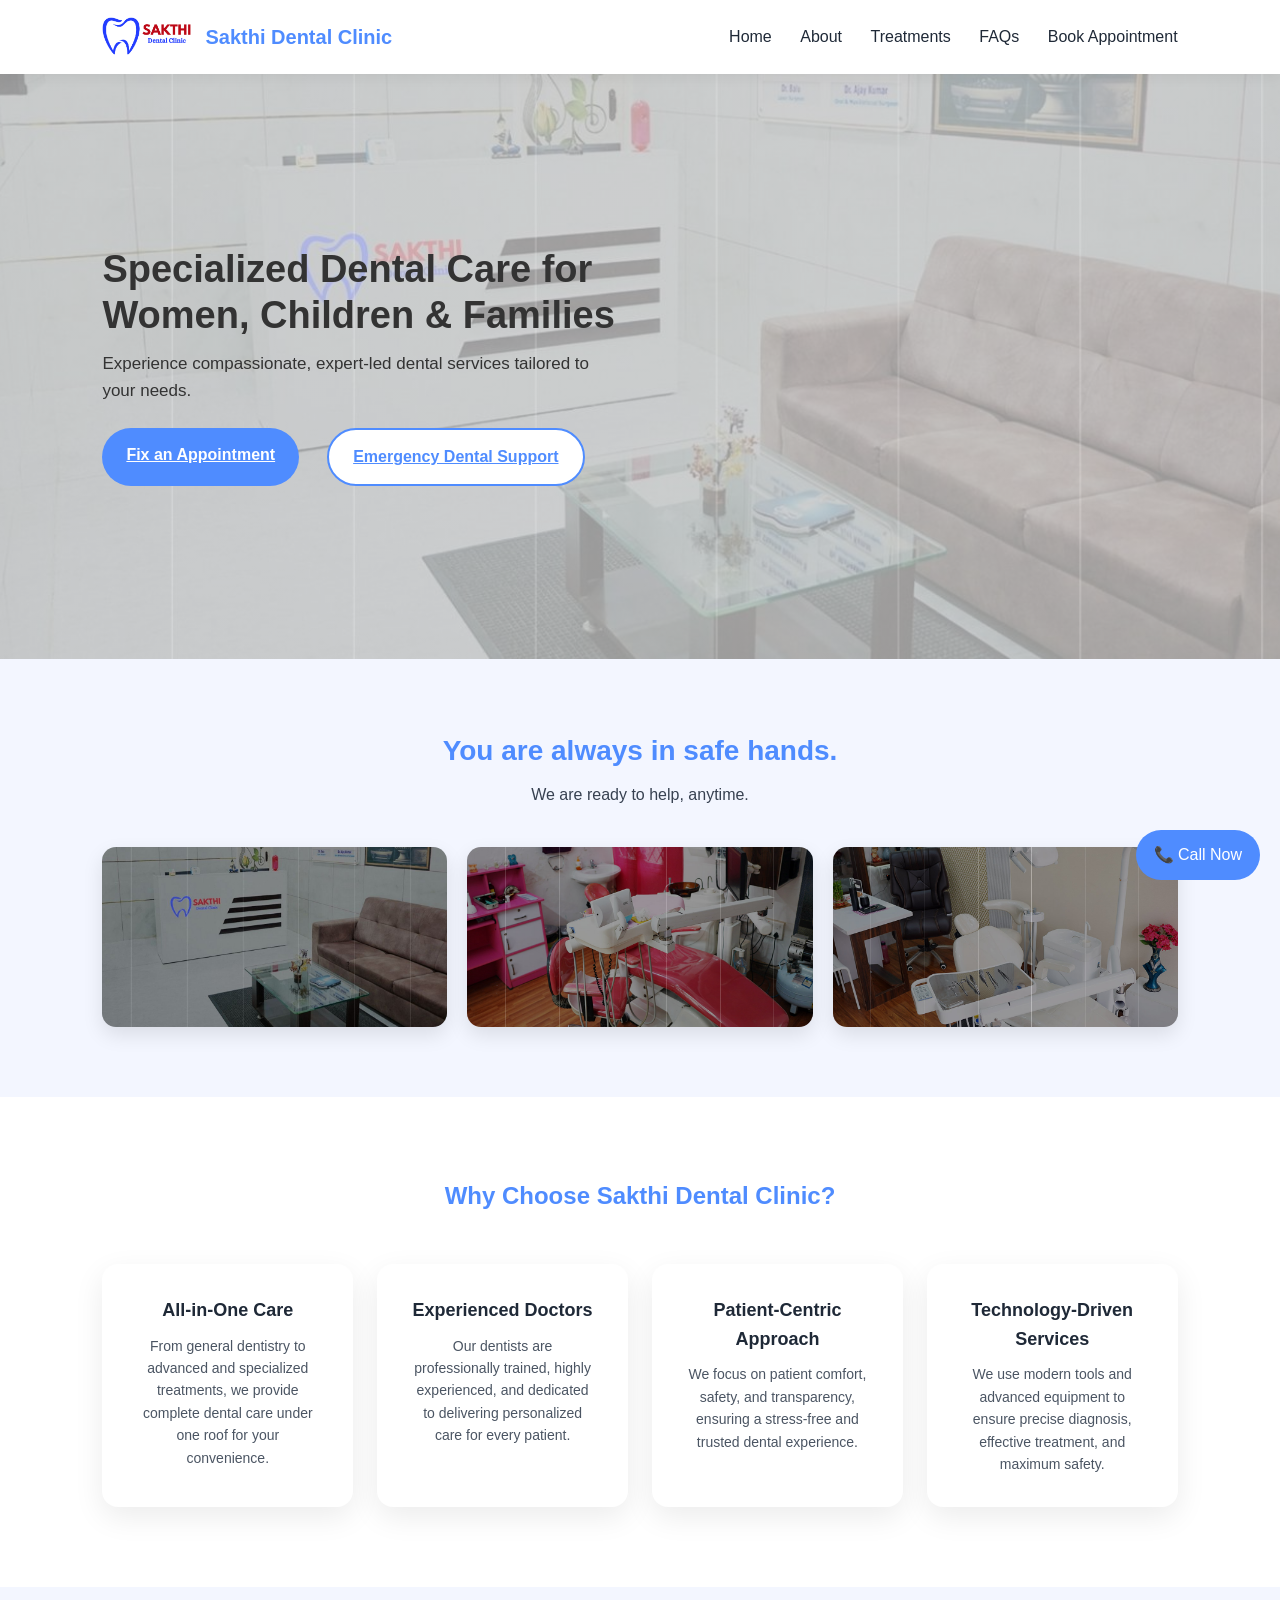
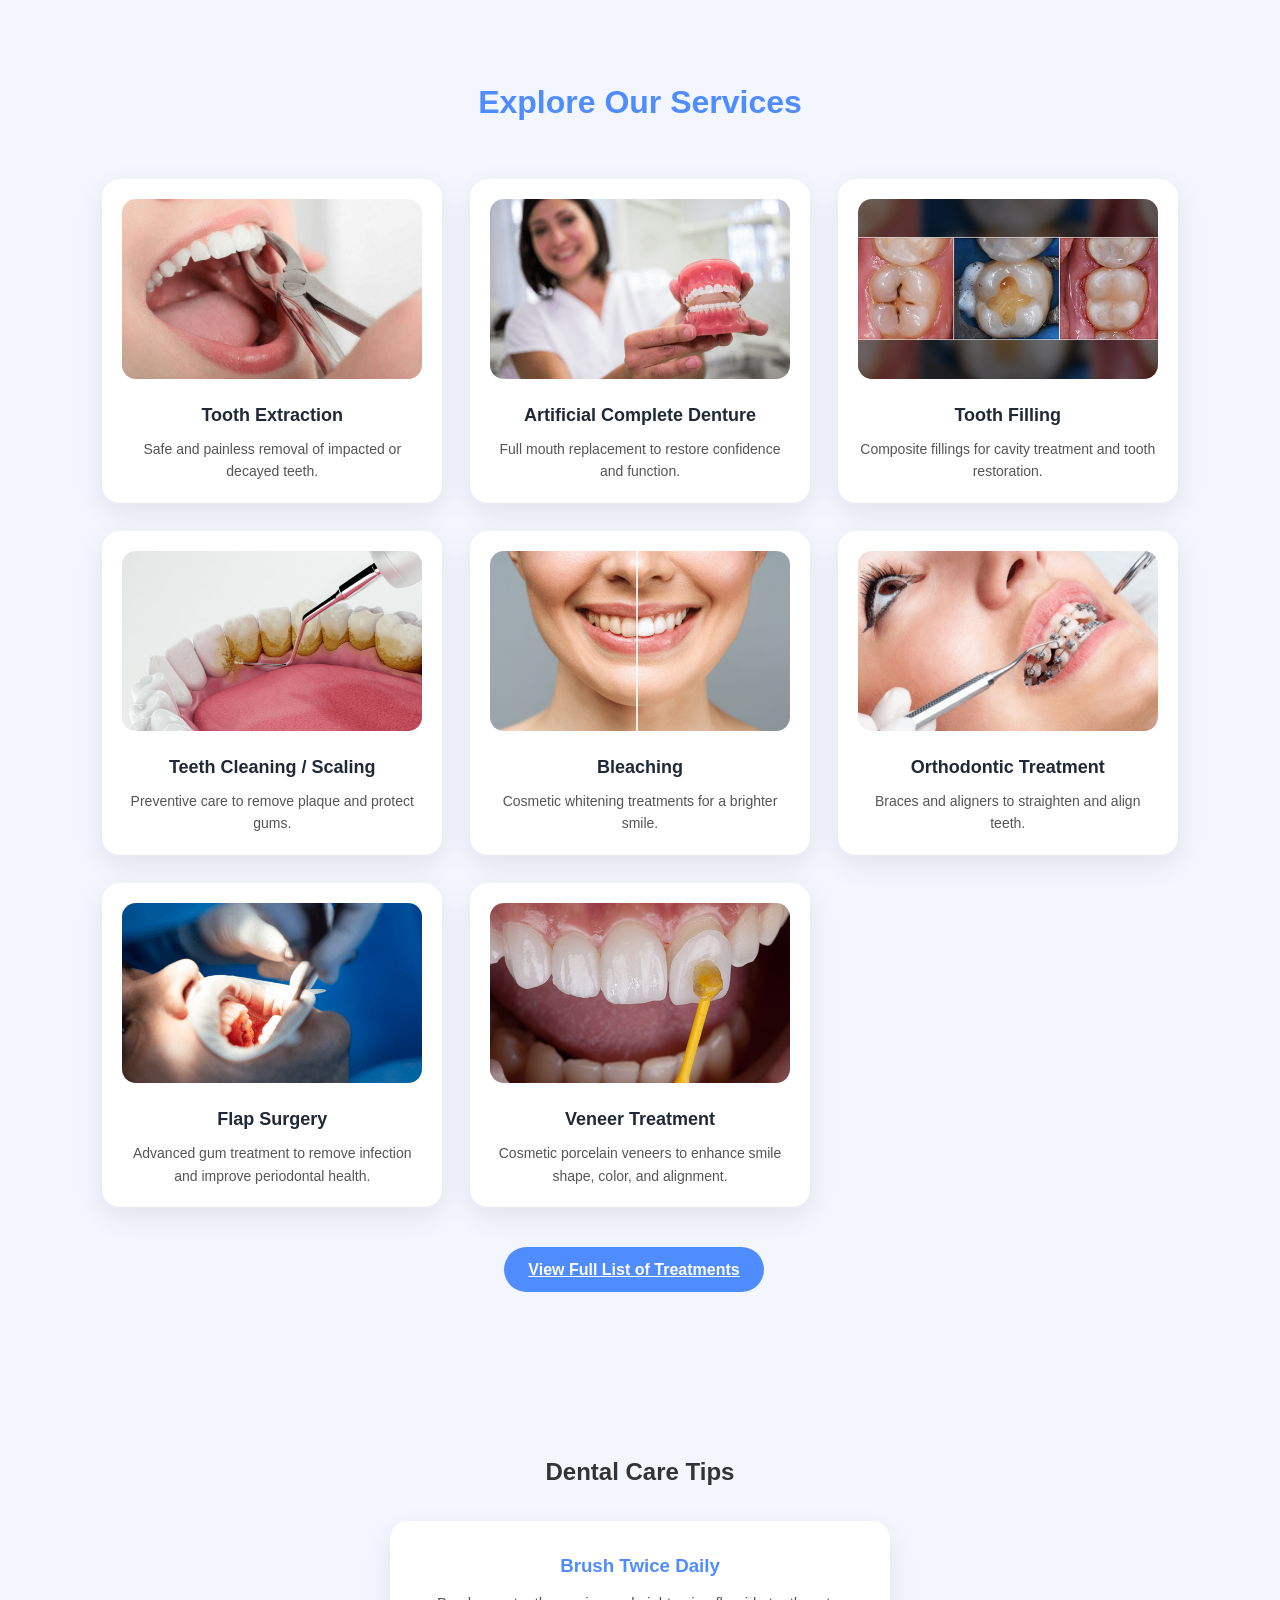
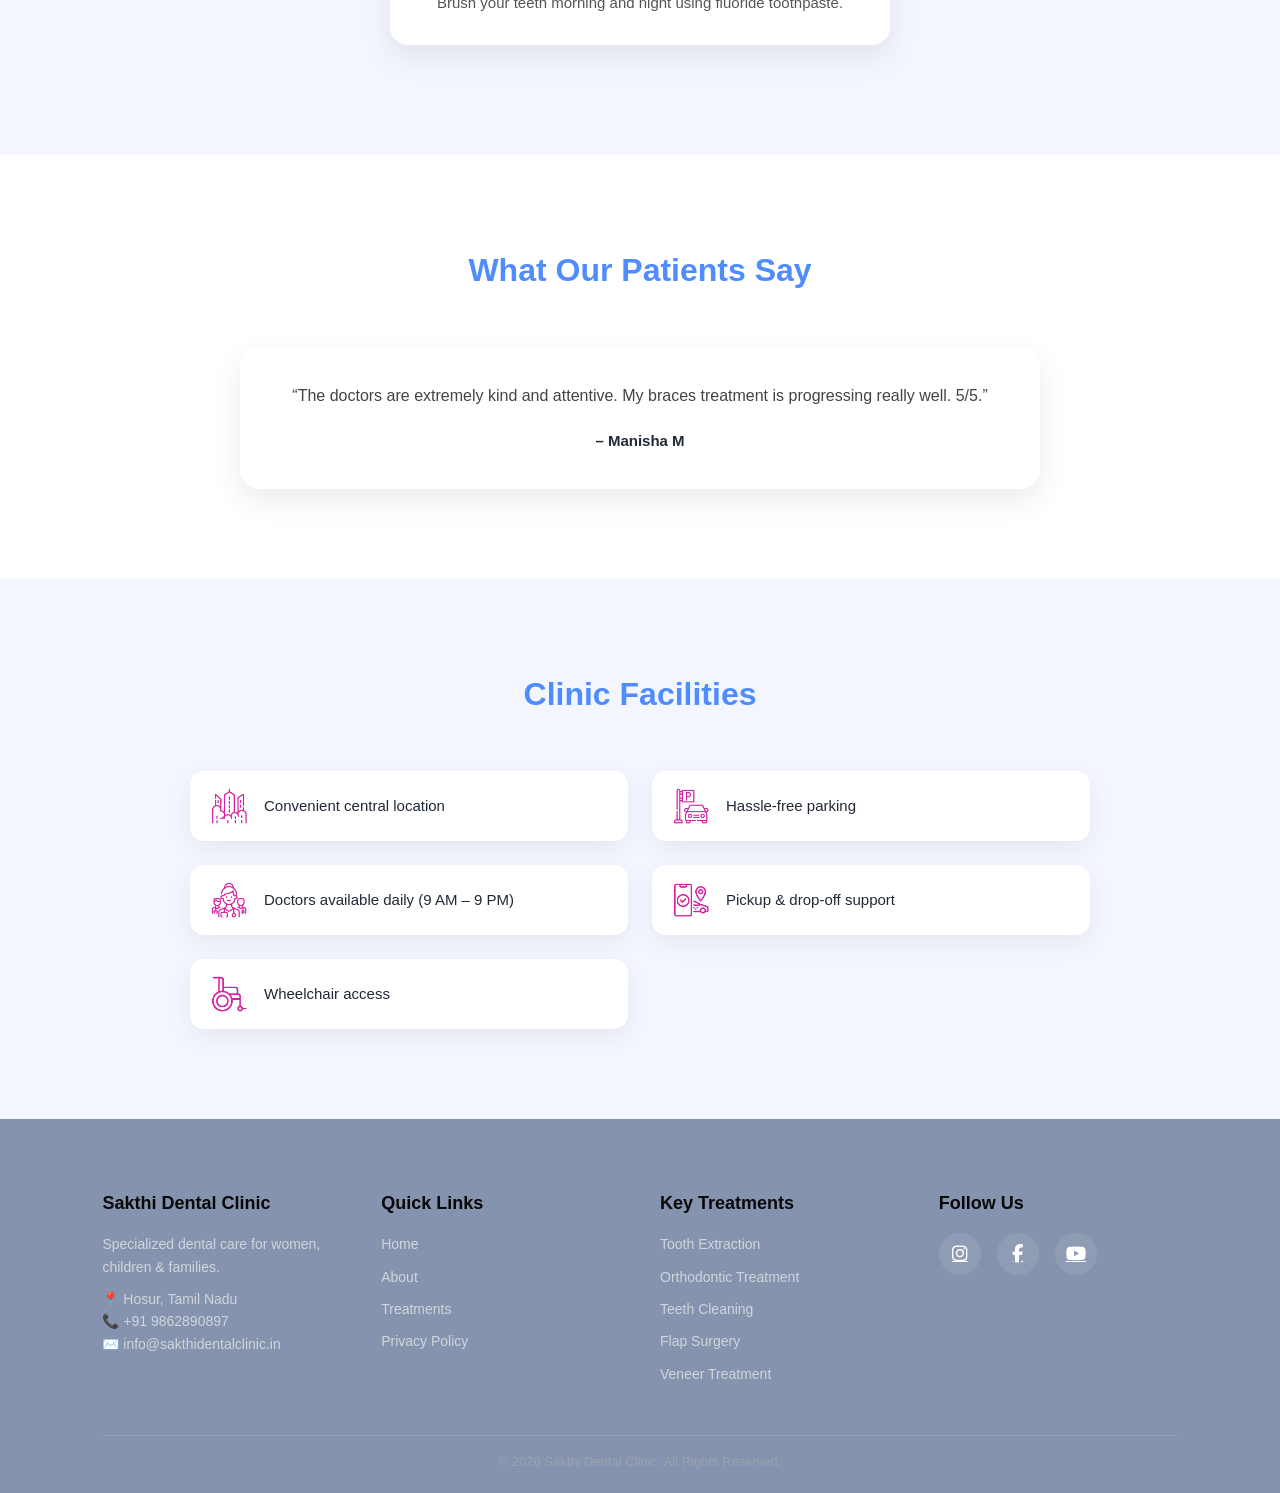
<file: index.html>
<!DOCTYPE html>
<html lang="en">
<head>
  <meta charset="UTF-8">
  <title>Sakthi Dental Clinic | Hosur</title>
  <meta name="viewport" content="width=device-width, initial-scale=1.0">
  <link rel="stylesheet" href="css/style.css">
  <link
  rel="stylesheet"
  href="https://cdnjs.cloudflare.com/ajax/libs/font-awesome/6.5.1/css/all.min.css"
/>
</head>
<body>

  <header class="header">
<a href="index.html" class="logo">
<img src="clinic/logo.png" alt="Sakthi Dental Clinic Logo">
<span>Sakthi Dental Clinic</span>
</a>
<nav class="nav">
<a href="index.html">Home</a>
<a href="about.html">About</a>
<a href="treatments.html">Treatments</a>
<a href="faq.html">FAQs</a>
<a href="contact.html" class="nav-btn">Book Appointment</a>
</nav>
</header>

<!-- Hero Section -->
<section class="hero">
  <div class="hero-content">
    <h1>Specialized Dental Care for Women, Children & Families</h1>
    <p>Experience compassionate, expert-led dental services tailored to your needs.</p>
    <div class="hero-buttons">
  <!-- Fix Appointment -->
  <a href="contact.html" class="btn-primary">
    Fix an Appointment
  </a>

  <!-- Emergency Support -->
  <a href="tel:+919862890897" class="btn-secondary">
    Emergency Dental Support
  </a>
</div>
  </div>
</section>

<!-- Assurance Banner -->
<section class="assurance">
  <div class="assurance-content">
    <h2>You are always in safe hands.</h2>
    <p>We are ready to help, anytime.</p>
  </div>

  <div class="assurance-banners">
    <img src="hero/hero-bg.jpg" alt="A warm and welcoming first impression">
    <img src="clinic/clinic-1.jpg" alt="Advanced technology for safe and effective care">
    <img src="clinic/clinic-2.jpg" alt="Personalized care in a modern clinical environment">
  </div>
</section>

<!-- Why Choose Us -->
<section class="why-us">
  <h2>Why Choose Sakthi Dental Clinic?</h2>

  <div class="why-grid">

    <div class="card">
      <h3>All-in-One Care</h3>
      <p>
        From general dentistry to advanced and specialized treatments,
        we provide complete dental care under one roof for your convenience.
      </p>
    </div>

    <div class="card">
      <h3>Experienced Doctors</h3>
      <p>
        Our dentists are professionally trained, highly experienced,
        and dedicated to delivering personalized care for every patient.
      </p>
    </div>

    <div class="card">
      <h3>Patient-Centric Approach</h3>
      <p>
        We focus on patient comfort, safety, and transparency,
        ensuring a stress-free and trusted dental experience.
      </p>
    </div>

    <div class="card">
      <h3>Technology-Driven Services</h3>
      <p>
        We use modern tools and advanced equipment to ensure
        precise diagnosis, effective treatment, and maximum safety.
      </p>
    </div>

  </div>
</section>

<!-- Core Treatments -->
<section class="core-treatments">
  <h2 class="section-title">Explore Our Services</h2>

  <div class="treatment-grid">

    <div class="treatment-card">
      <img src="treatments/Teeth Extraction.png" alt="Tooth Extraction">
      <h4>Tooth Extraction</h4>
      <p>Safe and painless removal of impacted or decayed teeth.</p>
    </div>

    <div class="treatment-card">
      <img src="treatments/Artificial Complete Denture.png" alt="Artificial Complete Denture">
      <h4>Artificial Complete Denture</h4>
      <p>Full mouth replacement to restore confidence and function.</p>
    </div>

    <div class="treatment-card">
      <img src="treatments/Tooth-Filling.jpg" alt="Tooth Filling">
      <h4>Tooth Filling</h4>
      <p>Composite fillings for cavity treatment and tooth restoration.</p>
    </div>

    <div class="treatment-card">
      <img src="treatments/Teeth Cleaning.png" alt="Teeth Cleaning">
      <h4>Teeth Cleaning / Scaling</h4>
      <p>Preventive care to remove plaque and protect gums.</p>
    </div>

    <div class="treatment-card">
      <img src="treatments/Bleaching.png" alt="Bleaching">
      <h4>Bleaching</h4>
      <p>Cosmetic whitening treatments for a brighter smile.</p>
    </div>

    <div class="treatment-card">
      <img src="treatments/Orthodonic-Treatment.png" alt="Orthodontic Treatment">
      <h4>Orthodontic Treatment</h4>
      <p>Braces and aligners to straighten and align teeth.</p>
    </div>
<div class="treatment-card">
  <img src="treatments/Flap-surgery.png" alt="Flap Surgery">
  <h4>Flap Surgery</h4>
  <p>Advanced gum treatment to remove infection and improve periodontal health.</p>
</div>

<div class="treatment-card">
  <img src="treatments/Veneer Treatment.jpg" alt="Veneer Treatment">
  <h4>Veneer Treatment</h4>
  <p>Cosmetic porcelain veneers to enhance smile shape, color, and alignment.</p>
</div>
  </div>

  <div class="treatment-cta">
    <a href="treatments.html" class="btn-primary">
      View Full List of Treatments
    </a>
  </div>
</section>

    <section class="dental-tips">
  <h2>Dental Care Tips</h2>
  <div id="tips-container">
  </div>
</section>

<!-- Testimonials -->
<section class="testimonials">
  <h2 class="section-title">What Our Patients Say</h2>

  <div class="testimonial-slider">

    <div class="testimonial-card active">
      <p class="testimonial-text">
        “The doctors are extremely kind and attentive. My braces treatment is progressing
        really well. 5/5.”
      </p>
      <h4 class="testimonial-name">– Manisha M</h4>
    </div>

    <div class="testimonial-card">
      <p class="testimonial-text">
        “I got my teeth cleaned and whitened here, and the results were amazing.
        The staff is so humble and professional. I’ve recommended Sakthi Dental Clinic
        to my entire family.”
      </p>
      <h4 class="testimonial-name">– Mr. Arun Kumar</h4>
    </div>

    <div class="testimonial-card">
      <p class="testimonial-text">
        “Their attention to detail is outstanding. My daughter needed braces and the entire
        process from consultation to regular follow ups has been so smooth.
        Really grateful for their care.”
      </p>
      <h4 class="testimonial-name">– Mrs. Revathi S</h4>
    </div>

  </div>
</section>

    

<!-- Facilities -->
<section class="facilities">
  <h2 class="section-title">Clinic Facilities</h2>

  <div class="facilities-list">

    <div class="facility-item">
      <img src="icons/Icon-city-center.png" alt="Central Location">
      <span>Convenient central location</span>
    </div>

    <div class="facility-item">
      <img src="icons/Icon-parking.png" alt="Parking Facility">
      <span>Hassle-free parking</span>
    </div>

    <div class="facility-item">
      <img src="icons/Icon-doctors.png" alt="Doctors Available">
      <span>Doctors available daily (9 AM – 9 PM)</span>
    </div>

    <div class="facility-item">
      <img src="icons/Icon-pickup.png" alt="Pickup and Drop">
      <span>Pickup & drop-off support</span>
    </div>

    <div class="facility-item">
      <img src="icons/Icon-wheel-chair.png" alt="Wheelchair Access">
      <span>Wheelchair access</span>
    </div>

  </div>
</section>



<a href="tel:9862890897" class="call-float">📞 Call Now</a>

<footer class="footer">
  <div class="footer-container">

    <!-- Clinic Info -->
    <div class="footer-box">
      <h3>Sakthi Dental Clinic</h3>
      <p>
        Specialized dental care for women, children & families.
      </p>
      <p class="footer-contact">
        📍 Hosur, Tamil Nadu<br>
        📞 +91 9862890897<br>
        ✉️ info@sakthidentalclinic.in
      </p>
    </div>

    <!-- Quick Links -->
    <div class="footer-box">
      <h3>Quick Links</h3>
      <ul class="footer-links">
        <li><a href="index.html">Home</a></li>
        <li><a href="about.html">About</a></li>
        <li><a href="treatments.html">Treatments</a></li>
        <li><a href="privacy.html">Privacy Policy</a></li>
      </ul>
    </div>

    <!-- Key Treatments -->
    <div class="footer-box">
      <h3>Key Treatments</h3>
      <ul class="footer-links">
        <li>Tooth Extraction</li>
        <li>Orthodontic Treatment</li>
        <li>Teeth Cleaning</li>
        <li>Flap Surgery</li>
        <li>Veneer Treatment</li>
      </ul>
    </div>

    <!-- Social Media -->
    <div class="footer-box">
  <h3>Follow Us</h3>
  <div class="social-icons">
    <a href="#" aria-label="Instagram">
      <i class="fab fa-instagram"></i>
    </a>
    <a href="#" aria-label="Facebook">
      <i class="fab fa-facebook-f"></i>
    </a>
    <a href="#" aria-label="YouTube">
      <i class="fab fa-youtube"></i>
    </a>
  </div>
</div>
    </div>

  <div class="footer-bottom">
    © 2026 Sakthi Dental Clinic. All Rights Reserved.
  </div>
</footer>
  <script src="js/main.js"></script>
</body>
</html>
</file>
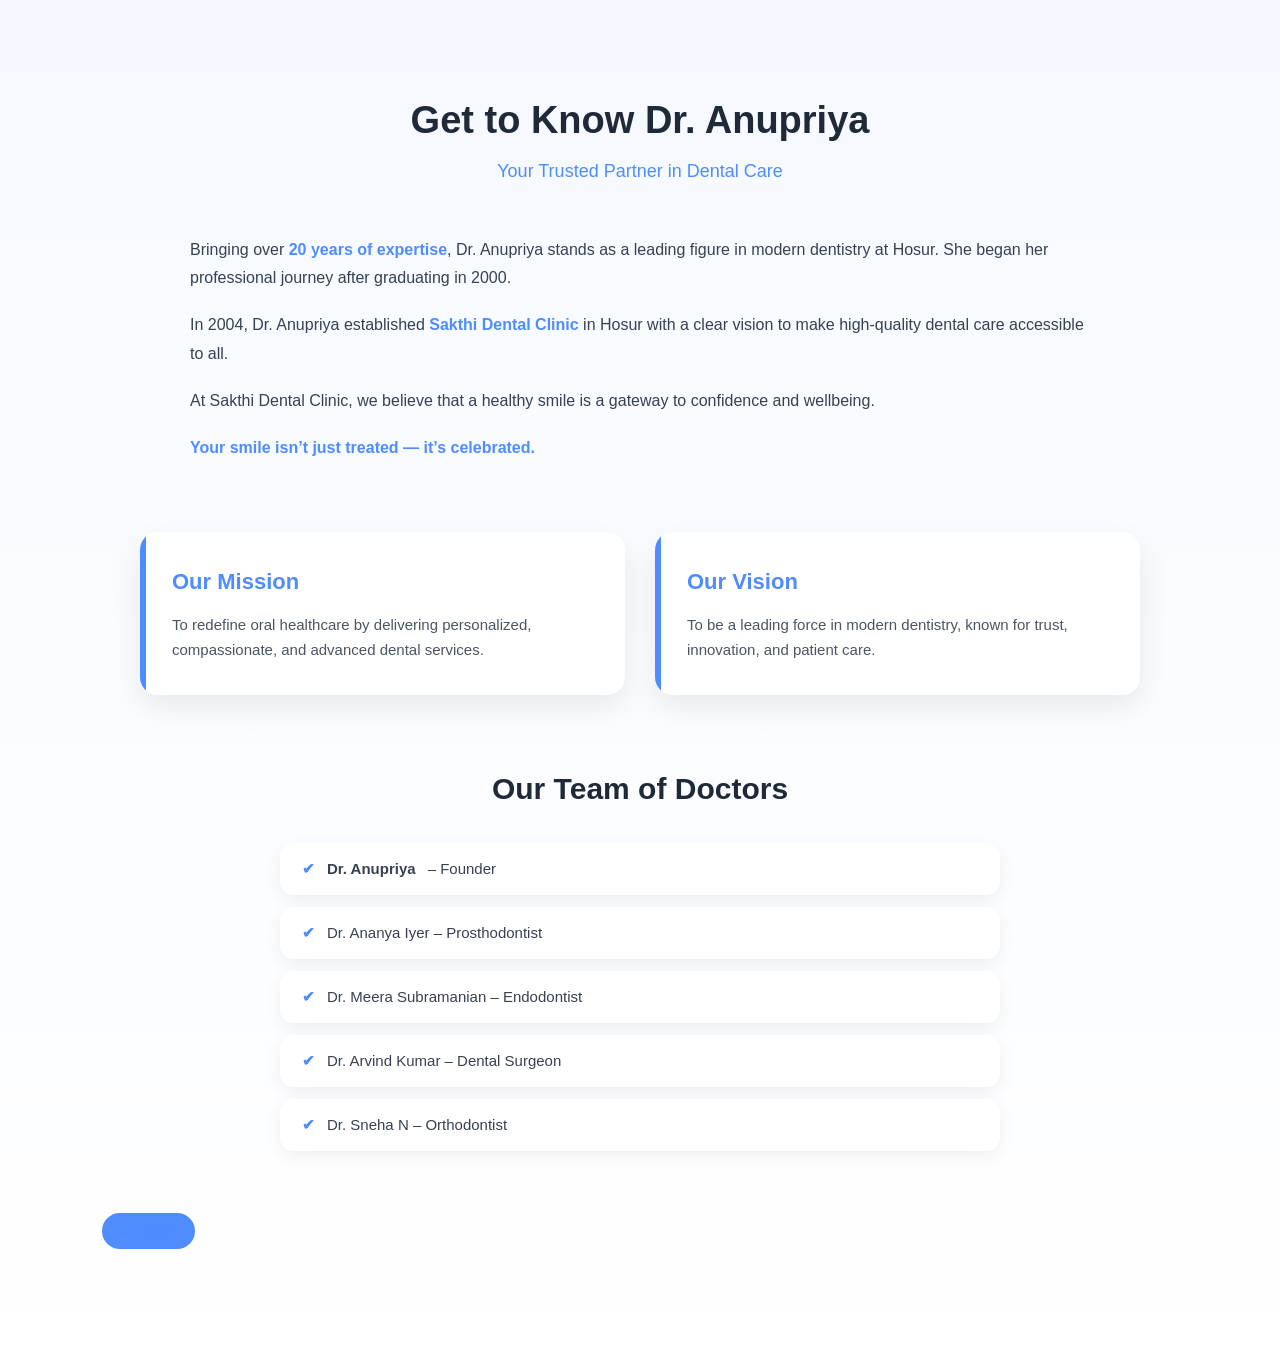
<file: about.html>
<!DOCTYPE html>
<html lang="en">
<head>
  <meta charset="UTF-8">
  <title>About Us | Sakthi Dental Clinic</title>
  <meta name="viewport" content="width=device-width, initial-scale=1.0">
  <link rel="stylesheet" href="css/style.css">
</head>

<body class="about-page-body">

  <section class="about-page">

   

    <!-- Header -->
    <div class="about-header">
      <h1>Get to Know Dr. Anupriya</h1>
      <p class="subtitle">Your Trusted Partner in Dental Care</p>
    </div>

    <!-- Content -->
    <div class="about-content">
      <p>
        Bringing over <strong>20 years of expertise</strong>, Dr. Anupriya stands as a leading figure
        in modern dentistry at Hosur. She began her professional journey after graduating in 2000.
      </p>

      <p>
        In 2004, Dr. Anupriya established <strong>Sakthi Dental Clinic</strong> in Hosur with a clear
        vision to make high-quality dental care accessible to all.
      </p>

      <p>
        At Sakthi Dental Clinic, we believe that a healthy smile is a gateway to confidence and wellbeing.
      </p>

      <p>
        <strong>Your smile isn’t just treated — it’s celebrated.</strong>
      </p>
    </div>

    <!-- Vision & Mission -->
    <div class="vision-mission">
      <div class="vm-card">
        <h2>Our Mission</h2>
        <p>
          To redefine oral healthcare by delivering personalized, compassionate, and advanced dental services.
        </p>
      </div>

      <div class="vm-card">
        <h2>Our Vision</h2>
        <p>
          To be a leading force in modern dentistry, known for trust, innovation, and patient care.
        </p>
      </div>
    </div>

    <!-- Team -->
    <div class="team-section">
      <h2>Our Team of Doctors</h2>
      <ul class="doctor-list">
        <li><strong>Dr. Anupriya</strong> – Founder</li>
        <li>Dr. Ananya Iyer – Prosthodontist</li>
        <li>Dr. Meera Subramanian – Endodontist</li>
        <li>Dr. Arvind Kumar – Dental Surgeon</li>
        <li>Dr. Sneha N – Orthodontist</li>
      </ul>
    </div>
       <!-- Back Button -->
    <div class="back-btn-wrapper">
      <button class="back-btn">← Back</button>
    </div>
  </section>

</body>
</html>
</file>
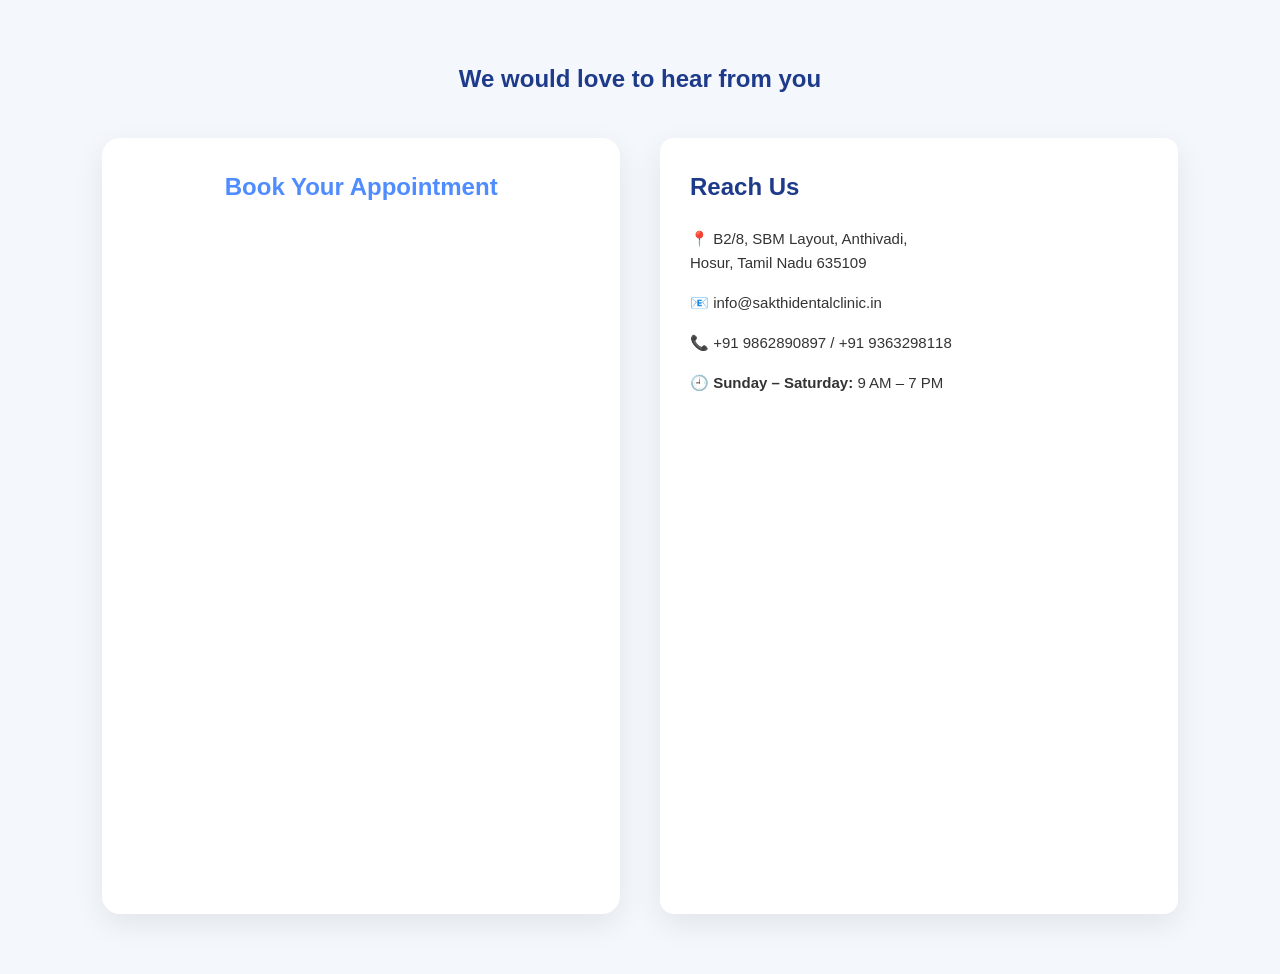
<file: contact.html>
<!DOCTYPE html>
<html lang="en">
<head>
  <meta charset="UTF-8">
  <title>About Us | Sakthi Dental Clinic</title>
  <meta name="viewport" content="width=device-width, initial-scale=1.0">
  <link rel="stylesheet" href="css/style.css">
</head>
<body>

<section class="contact-page">

  <h1>We would love to hear from you</h1>

  <div class="contact-container">

    <!-- LEFT: FORM -->
    <div class="form-wrapper">
  
  <h2 class="form-title">Book Your Appointment</h2>

  <iframe 
    src="https://forms.gle/iA2m7TRm9fjfsFMh9"
    class="google-form">
  </iframe>

</div>

    <!-- RIGHT: CONTACT INFO -->
    <div class="contact-info">
      <h2>Reach Us</h2>

      <p>📍 B2/8, SBM Layout, Anthivadi,<br>
      Hosur, Tamil Nadu 635109</p>

      <p>📧 info@sakthidentalclinic.in</p>

      <p>📞 +91 9862890897 / +91 9363298118</p>

      <p><strong>🕘 Sunday – Saturday:</strong> 9 AM – 7 PM</p>
    </div>

  </div>
</section>

<script src="js/main.js"></script>

</body>
</html>
</file>
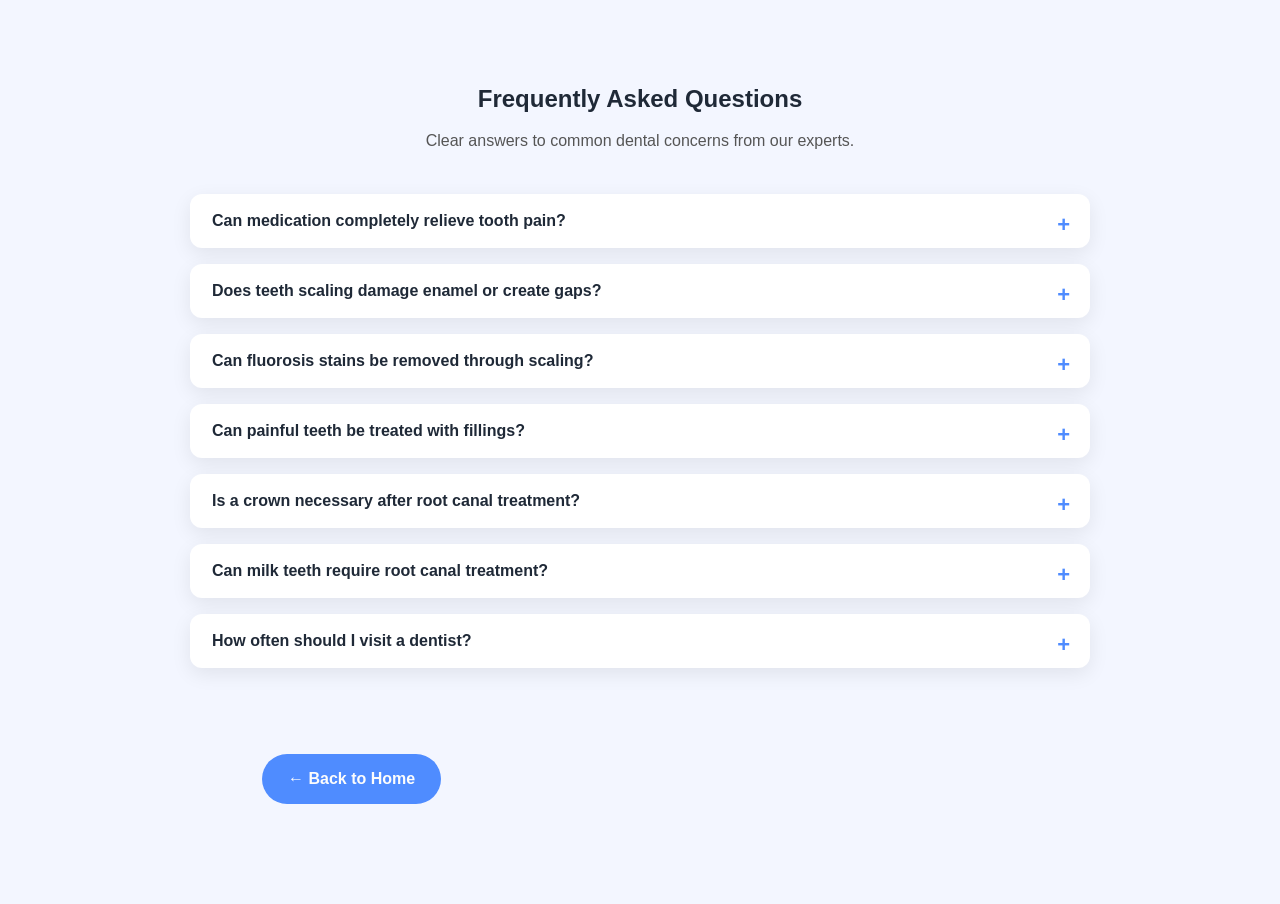
<file: faq.html>
<!DOCTYPE html>
<html lang="en">
<head>
  <meta charset="UTF-8">
  <title>FAQs | Sakthi Dental Clinic</title>
  <meta name="viewport" content="width=device-width, initial-scale=1.0">
  <link rel="stylesheet" href="css/style.css">
</head>
<body>

  

  <!-- FAQ SECTION -->
  <section class="faq-section">
    <h1>Frequently Asked Questions</h1>
    <p class="faq-subtitle">
      Clear answers to common dental concerns from our experts.
    </p>

    <div class="faq-container">

      <div class="faq-item">
        <button class="faq-question">Can medication completely relieve tooth pain?</button>
        <div class="faq-answer">
          <p>
            Not entirely. Medications may provide temporary relief, but long-term relief requires
            identifying and treating the root cause through professional dental care.
          </p>
        </div>
      </div>

      <div class="faq-item">
        <button class="faq-question">Does teeth scaling damage enamel or create gaps?</button>
        <div class="faq-answer">
          <p>
            No. Scaling safely removes plaque and tartar without damaging enamel.
            Temporary sensitivity may occur but usually subsides as gums heal.
          </p>
        </div>
      </div>

      <div class="faq-item">
        <button class="faq-question">Can fluorosis stains be removed through scaling?</button>
        <div class="faq-answer">
          <p>
            Scaling removes only surface stains. Fluorosis is an internal stain and may require
            bleaching, veneers, or crowns for cosmetic improvement.
          </p>
        </div>
      </div>

      <div class="faq-item">
        <button class="faq-question">Can painful teeth be treated with fillings?</button>
        <div class="faq-answer">
          <p>
            Not always. If decay reaches the pulp, root canal treatment or extraction may be needed.
            Fillings work only when damage is limited to enamel or dentin.
          </p>
        </div>
      </div>

      <div class="faq-item">
        <button class="faq-question">Is a crown necessary after root canal treatment?</button>
        <div class="faq-answer">
          <p>
            Yes. A crown protects the weakened tooth, prevents fractures, and restores chewing strength.
          </p>
        </div>
      </div>

      <div class="faq-item">
        <button class="faq-question">Can milk teeth require root canal treatment?</button>
        <div class="faq-answer">
          <p>
            Yes. If the milk tooth needs to remain for some time, RCT helps preserve it and prevents infection.
          </p>
        </div>
      </div>

      <div class="faq-item">
        <button class="faq-question">How often should I visit a dentist?</button>
        <div class="faq-answer">
          <p>
            Every six months is recommended for routine check-ups, cleaning, and preventive care.
          </p>
        </div>
      </div>
<!-- BACK BUTTON -->
  <div class="page-nav">
    <a href="index.html" class="back-btn">← Back to Home</a>
  </div>
    </div>
  </section>

  <script>
    const questions = document.querySelectorAll(".faq-question");

    questions.forEach(q => {
      q.addEventListener("click", () => {
        q.classList.toggle("active");
        const answer = q.nextElementSibling;
        answer.style.maxHeight
          ? answer.style.maxHeight = null
          : answer.style.maxHeight = answer.scrollHeight + "px";
      });
    });
  </script>

</body>
</html>
</file>
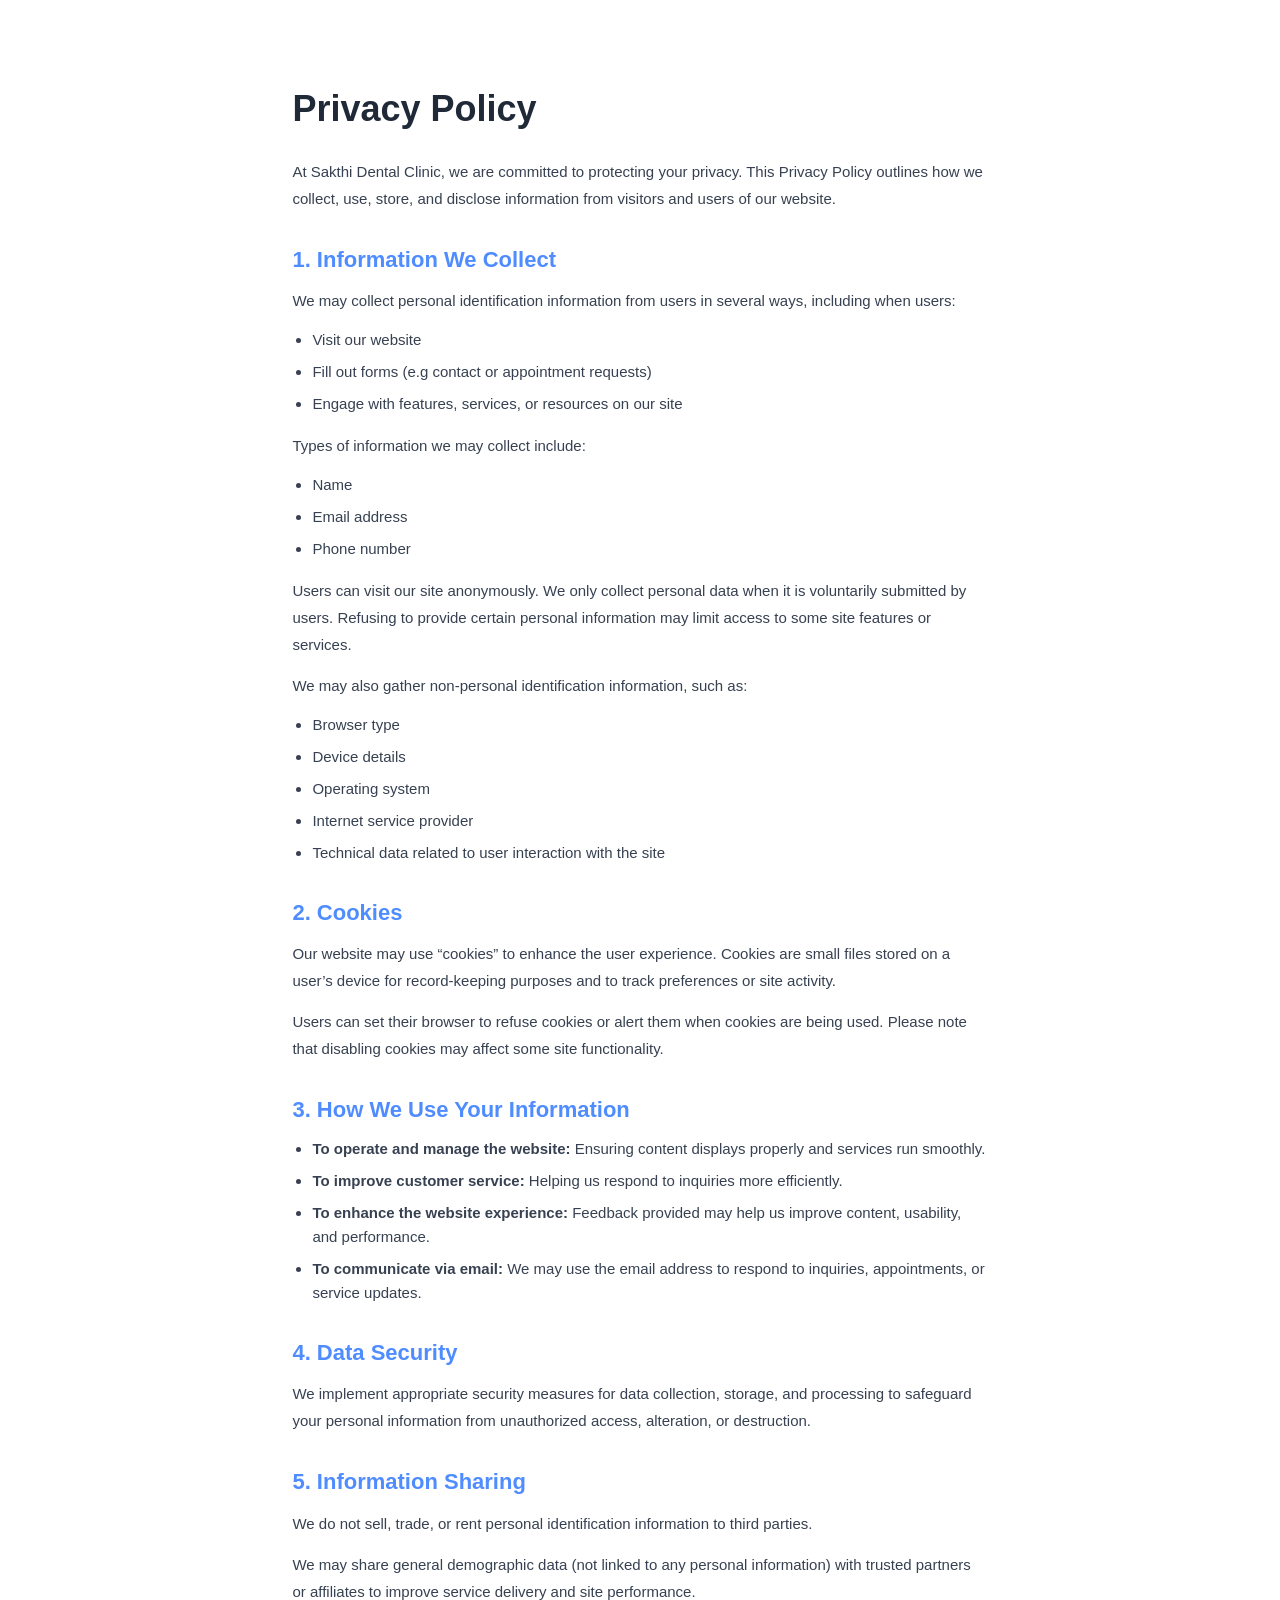
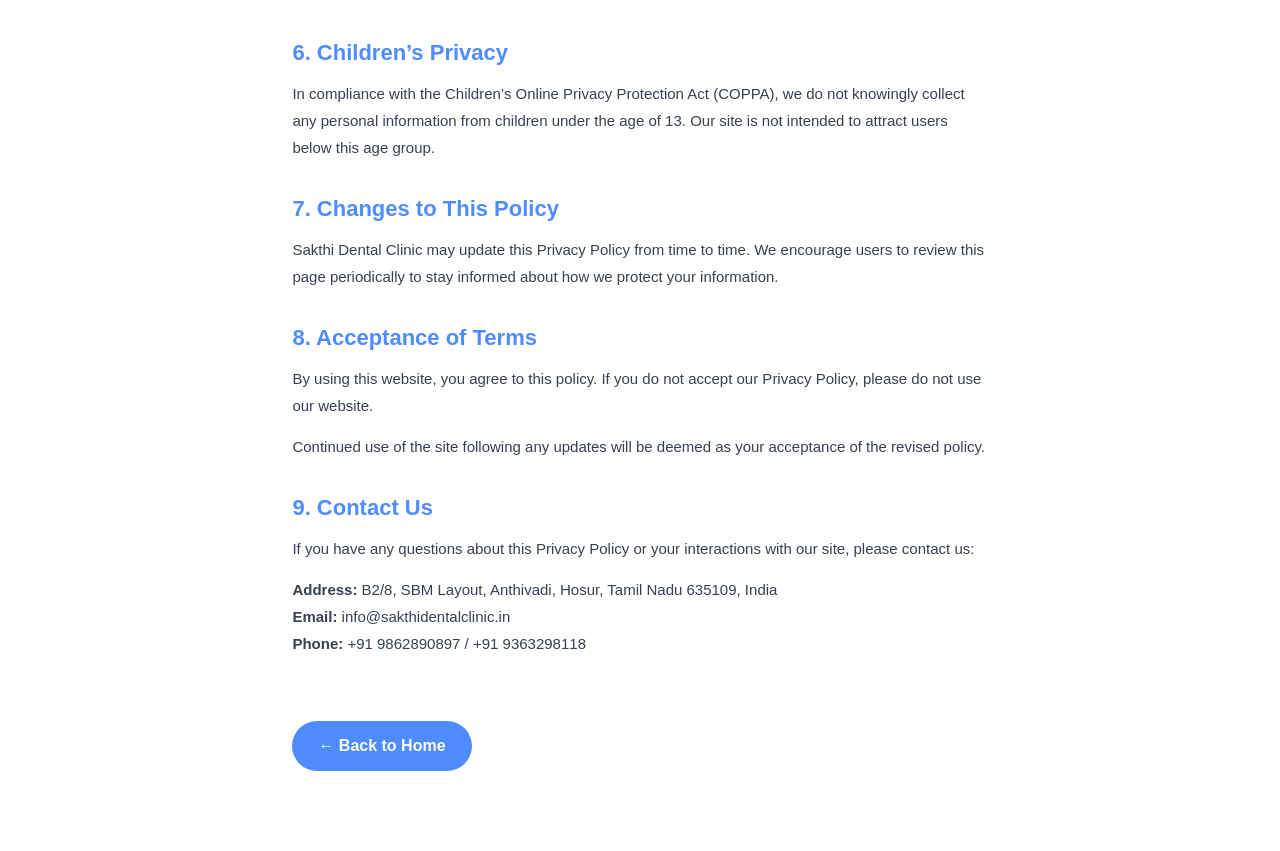
<file: privacy.html>
<!DOCTYPE html>
<html lang="en">
<head>
  <meta charset="UTF-8">
  <title>Privacy Policy | Sakthi Dental Clinic</title>
  <meta name="viewport" content="width=device-width, initial-scale=1.0">
  <link rel="stylesheet" href="css/style.css">
</head>

<body>

  <section class="privacy-page">
    <h1>Privacy Policy</h1>

    <p>
      At Sakthi Dental Clinic, we are committed to protecting your privacy. This Privacy Policy
      outlines how we collect, use, store, and disclose information from visitors and users of our
      website.
    </p>

    <h2>1. Information We Collect</h2>
    <p>We may collect personal identification information from users in several ways, including when users:</p>
    <ul>
      <li>Visit our website</li>
      <li>Fill out forms (e.g contact or appointment requests)</li>
      <li>Engage with features, services, or resources on our site</li>
    </ul>

    <p>Types of information we may collect include:</p>
    <ul>
      <li>Name</li>
      <li>Email address</li>
      <li>Phone number</li>
    </ul>

    <p>
      Users can visit our site anonymously. We only collect personal data when it is voluntarily
      submitted by users. Refusing to provide certain personal information may limit access to some
      site features or services.
    </p>

    <p>We may also gather non-personal identification information, such as:</p>
    <ul>
      <li>Browser type</li>
      <li>Device details</li>
      <li>Operating system</li>
      <li>Internet service provider</li>
      <li>Technical data related to user interaction with the site</li>
    </ul>

    <h2>2. Cookies</h2>
    <p>
      Our website may use “cookies” to enhance the user experience. Cookies are small files stored on
      a user’s device for record-keeping purposes and to track preferences or site activity.
    </p>
    <p>
      Users can set their browser to refuse cookies or alert them when cookies are being used. Please
      note that disabling cookies may affect some site functionality.
    </p>

    <h2>3. How We Use Your Information</h2>
    <ul>
      <li><strong>To operate and manage the website:</strong> Ensuring content displays properly and services run smoothly.</li>
      <li><strong>To improve customer service:</strong> Helping us respond to inquiries more efficiently.</li>
      <li><strong>To enhance the website experience:</strong> Feedback provided may help us improve content, usability, and performance.</li>
      <li><strong>To communicate via email:</strong> We may use the email address to respond to inquiries, appointments, or service updates.</li>
    </ul>

    <h2>4. Data Security</h2>
    <p>
      We implement appropriate security measures for data collection, storage, and processing to
      safeguard your personal information from unauthorized access, alteration, or destruction.
    </p>

    <h2>5. Information Sharing</h2>
    <p>
      We do not sell, trade, or rent personal identification information to third parties.
    </p>
    <p>
      We may share general demographic data (not linked to any personal information) with trusted
      partners or affiliates to improve service delivery and site performance.
    </p>

    <h2>6. Children’s Privacy</h2>
    <p>
      In compliance with the Children’s Online Privacy Protection Act (COPPA), we do not knowingly
      collect any personal information from children under the age of 13. Our site is not intended
      to attract users below this age group.
    </p>

    <h2>7. Changes to This Policy</h2>
    <p>
      Sakthi Dental Clinic may update this Privacy Policy from time to time. We encourage users to
      review this page periodically to stay informed about how we protect your information.
    </p>

    <h2>8. Acceptance of Terms</h2>
    <p>
      By using this website, you agree to this policy. If you do not accept our Privacy Policy, please
      do not use our website.
    </p>
    <p>
      Continued use of the site following any updates will be deemed as your acceptance of the
      revised policy.
    </p>

    <h2>9. Contact Us</h2>
    <p>If you have any questions about this Privacy Policy or your interactions with our site, please contact us:</p>

    <p>
      <strong>Address:</strong> B2/8, SBM Layout, Anthivadi, Hosur, Tamil Nadu 635109, India<br>
      <strong>Email:</strong> info@sakthidentalclinic.in<br>
      <strong>Phone:</strong> +91 9862890897 / +91 9363298118
    </p>

    <a href="index.html" class="back-btn">← Back to Home</a>

  </section>

</body>
</html>
</file>
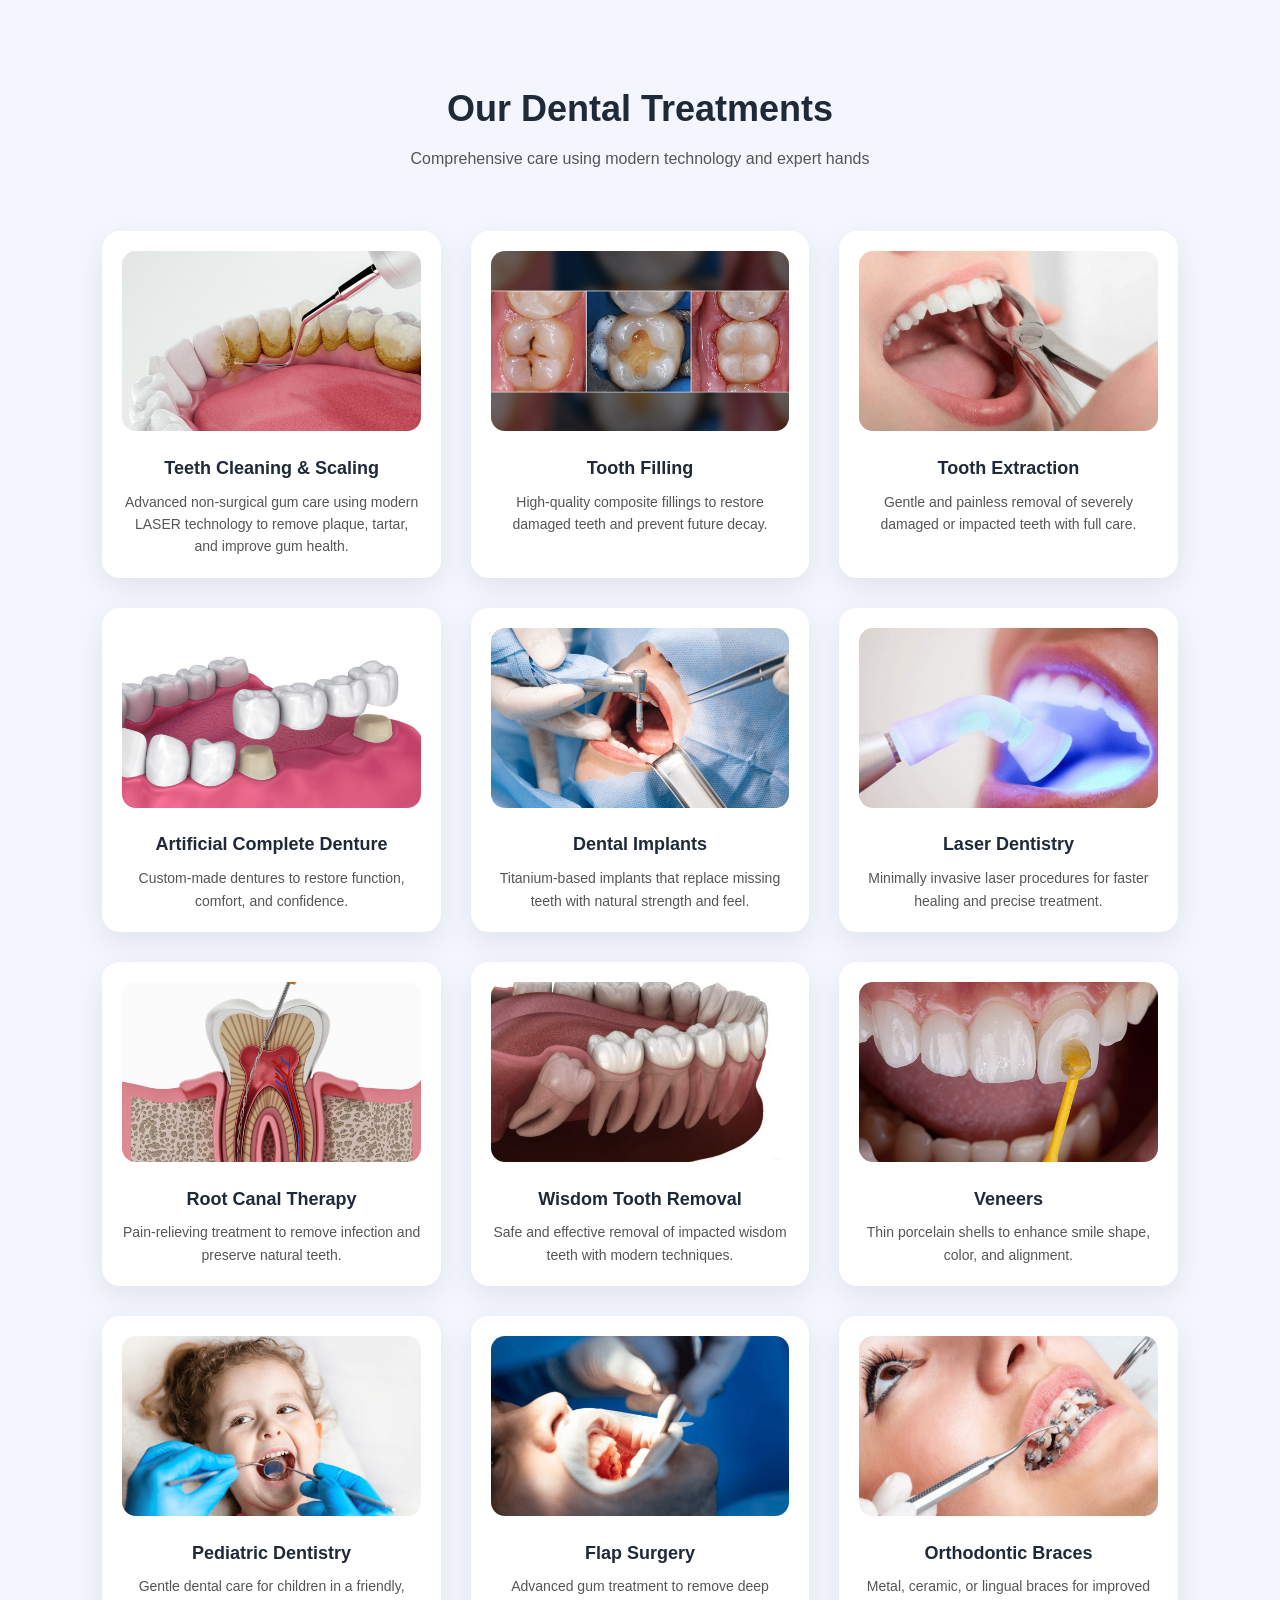
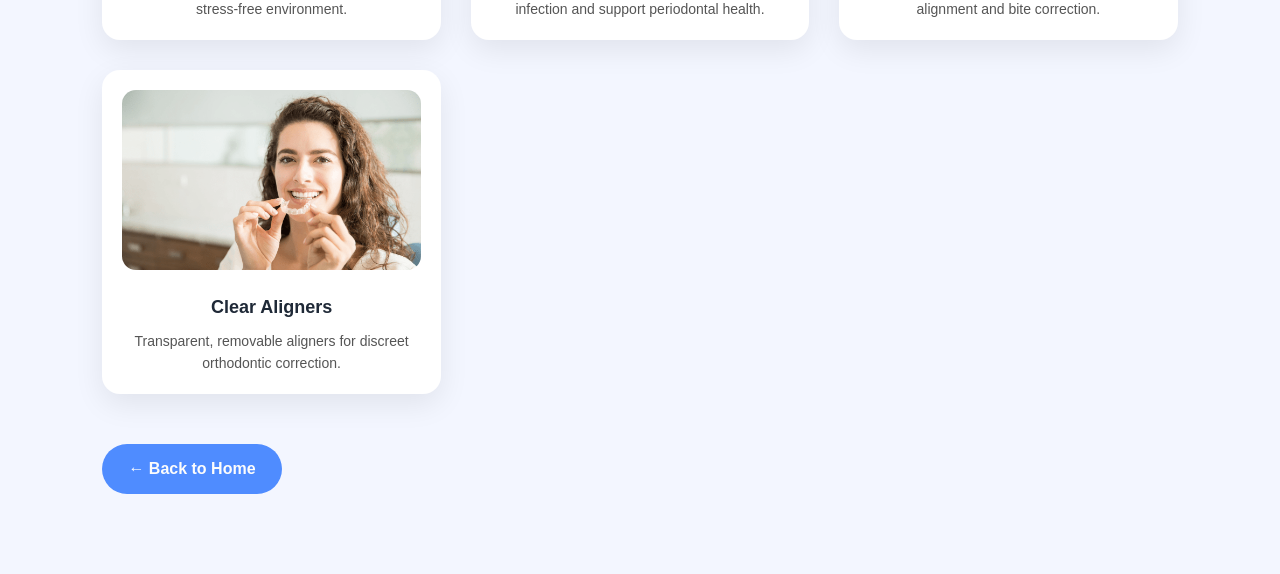
<file: treatments.html>
<!DOCTYPE html>
<html lang="en">
<head>
  <meta charset="UTF-8">
  <title>About Us | Sakthi Dental Clinic</title>
  <meta name="viewport" content="width=device-width, initial-scale=1.0">
  <link rel="stylesheet" href="css/style.css">
</head>
<body>
<section class="treatments-page">
  <div class="page-header">
    <h1>Our Dental Treatments</h1>
    <p>Comprehensive care using modern technology and expert hands</p>
  </div>

  <div class="treatments-grid">

    <!-- Treatment Card -->
    <div class="treatment-card card">
      <img src="treatments/Teeth Cleaning.png" alt="Teeth Cleaning">
      <h3>Teeth Cleaning & Scaling</h3>
      <p>
        Advanced non-surgical gum care using modern LASER technology to remove plaque,
        tartar, and improve gum health.
      </p>
    </div>

    <div class="treatment-card card">
      <img src="treatments/Tooth-Filling.jpg" alt="Tooth Filling">
      <h3>Tooth Filling</h3>
      <p>
        High-quality composite fillings to restore damaged teeth and prevent future decay.
      </p>
    </div>

    <div class="treatment-card card">
      <img src="treatments/Teeth Extraction.png" alt="Tooth Extraction">
      <h3>Tooth Extraction</h3>
      <p>
        Gentle and painless removal of severely damaged or impacted teeth with full care.
      </p>
    </div>

    <div class="treatment-card card">
      <img src="treatments/Fixed Partial Denture.png" alt="Denture">
      <h3>Artificial Complete Denture</h3>
      <p>
        Custom-made dentures to restore function, comfort, and confidence.
      </p>
    </div>

    <div class="treatment-card card">
      <img src="treatments/Impants.png" alt="Dental Implants">
      <h3>Dental Implants</h3>
      <p>
        Titanium-based implants that replace missing teeth with natural strength and feel.
      </p>
    </div>

    <div class="treatment-card card">
      <img src="treatments/Laser-Surgery.png" alt="Laser Dentistry">
      <h3>Laser Dentistry</h3>
      <p>
        Minimally invasive laser procedures for faster healing and precise treatment.
      </p>
    </div>

    <div class="treatment-card card">
      <img src="treatments/Root Canal Treatment.png" alt="Root Canal">
      <h3>Root Canal Therapy</h3>
      <p>
        Pain-relieving treatment to remove infection and preserve natural teeth.
      </p>
    </div>

    <div class="treatment-card card">
      <img src="treatments/Wisdom Teeth Removal.png" alt="Wisdom Tooth">
      <h3>Wisdom Tooth Removal</h3>
      <p>
        Safe and effective removal of impacted wisdom teeth with modern techniques.
      </p>
    </div>

    <div class="treatment-card card">
      <img src="treatments/Veneer Treatment.jpg" alt="Veneers">
      <h3>Veneers</h3>
      <p>
        Thin porcelain shells to enhance smile shape, color, and alignment.
      </p>
    </div>

    <div class="treatment-card card">
      <img src="treatments/Pediatric-dentistry.png" alt="Pediatric Dentistry">
      <h3>Pediatric Dentistry</h3>
      <p>
        Gentle dental care for children in a friendly, stress-free environment.
      </p>
    </div>

    <div class="treatment-card card">
      <img src="treatments/Flap-surgery.png" alt="Flap Surgery">
      <h3>Flap Surgery</h3>
      <p>
        Advanced gum treatment to remove deep infection and support periodontal health.
      </p>
    </div>

    <div class="treatment-card card">
      <img src="treatments/Orthodonic-Treatment.png" alt="Braces">
      <h3>Orthodontic Braces</h3>
      <p>
        Metal, ceramic, or lingual braces for improved alignment and bite correction.
      </p>
    </div>

    <div class="treatment-card card">
      <img src="treatments/Aligner.png" alt="Clear Aligners">
      <h3>Clear Aligners</h3>
      <p>
        Transparent, removable aligners for discreet orthodontic correction.
      </p>
    </div>

  </div>

  <a href="index.html" class="back-btn">← Back to Home</a>
</section>

<script src="js/main.js"></script>

</body>
</html>
</file>
<file: css/style.css>
/* ==================== */
/* RESET & BASE */
/* ==================== */
* {
  margin: 0;
  padding: 0;
  box-sizing: border-box;
}

html {
  scroll-behavior: smooth;
}

body {
  font-family: "Poppins", sans-serif;
  color: #333;
  background-color: #ffffff;
  line-height: 1.6;
}

/* ==================== */
/* VARIABLES */
/* ==================== */
:root {
  --primary: #4f8cff;
  --secondary: #f3f6ff;
  --accent: #ff8fab;
  --dark: #1f2937;
  --light: #ffffff;
}

/* ==================== */
/* HEADER */
/* ==================== */
.header {
  position: sticky;
  top: 0;
  background: var(--light);
  padding: 16px 8%;
  display: flex;
  justify-content: space-between;
  align-items: center;
  box-shadow: 0 4px 12px rgba(0,0,0,0.05);
  z-index: 1000;
}

/* Logo */
.logo {
  display: flex;
  align-items: center;
  gap: 10px;
  font-size: 20px;
  font-weight: 600;
  color: var(--primary);
  text-decoration: none;
}

.logo img {
  height: 42px;
  width: auto;
  object-fit: contain;
}

/* Navigation */
.nav a {
  margin-left: 24px;
  text-decoration: none;
  color: var(--dark);
  font-weight: 500;
  position: relative;
}

.nav a::after {
  content: "";
  position: absolute;
  left: 0;
  bottom: -6px;
  width: 0;
  height: 2px;
  background: var(--primary);
  transition: width 0.3s ease;
}

.nav a:hover::after {
  width: 100%;
}

/* ==================== */
/* HERO */
/* ==================== */
.hero {
  min-height: 65vh;
  display: flex;
  align-items: center;
  padding: 60px 8%;
  background:
    linear-gradient(
      rgba(255, 255, 255, 0.6),
      rgba(255, 255, 255, 0.6)
    ),
    url("../hero/hero-bg.jpg") center / cover no-repeat;
}
.hero-content {
  max-width: 520px;
}

.hero h1 {
  font-size: 38px;
  line-height: 1.2;
  margin-bottom: 12px;
}

.hero p {
  font-size: 17px;
  margin-bottom: 24px;
}
@media (max-width: 768px) {
  .hero {
    min-height: 55vh;
    padding: 40px 6%;
    background-position: center;
  }
}

/* ==================== */
/* BUTTONS */
/* ==================== */
.btn-primary,
.btn-secondary {
  padding: 14px 24px;
  border-radius: 30px;
  border: none;
  cursor: pointer;
  font-weight: 600;
  transition: transform 0.3s ease, box-shadow 0.3s ease;
}

.btn-primary {
  background: var(--primary);
  color: #fff;
  margin-right: 12px;
}

.btn-secondary {
  background: var(--light);
  color: var(--primary);
  border: 2px solid var(--primary);
}

.btn-primary:hover,
.btn-secondary:hover {
  transform: translateY(-4px);
  box-shadow: 0 12px 24px rgba(0,0,0,0.15);
}
/* ==================== */
/* ASSURANCE SECTION */
/* ==================== */
.assurance {
  padding: 70px 8%;
  background: var(--secondary);
}

.assurance-content {
  text-align: center;
  margin-bottom: 40px;
}

.assurance-content h2 {
  font-size: 28px;
  color: var(--primary);
  margin-bottom: 8px;
}

.assurance-content p {
  font-size: 16px;
  color: #374151;
}

/* Banner Images */
.assurance-banners {
  display: grid;
  grid-template-columns: repeat(3, 1fr);
  gap: 20px;
}

.assurance-banners img {
  width: 100%;
  height: 180px;              /* proper uniform size */
  object-fit: cover;
  border-radius: 14px;
  box-shadow: 0 8px 20px rgba(0,0,0,0.1);
  transition: transform 0.3s ease;
}

.assurance-banners img:hover {
  transform: translateY(-6px);
}
@media (max-width: 768px) {
  .assurance-banners {
    grid-template-columns: 1fr;
  }

  .assurance-banners img {
    height: 200px;
  }
}
/* Banner item wrapper */
.banner-item {
  position: relative;
}
/* ==================== */
/* WHY US */
/* ==================== */
.why-us {
  padding: 80px 8%;
}
.why-us h2 {
  text-align: center;
  margin-bottom: 48px;
  color: var(--primary); /* blue heading */
}

.why-grid {
  display: grid;
  grid-template-columns: repeat(auto-fit, minmax(220px, 1fr));
  gap: 24px;
}

.card {
  background: #fff;
  padding: 32px;
  border-radius: 16px;
  text-align: center;
  box-shadow: 0 10px 30px rgba(0,0,0,0.08);
  transition: transform 0.3s ease;
}

.card:hover {
  transform: translateY(-6px);
}

.card img {
  width: 60px;
  margin-bottom: 16px;
}
.card h3 {
  font-size: 18px;
  margin-bottom: 10px;
  color: #1f2937;
}

.card p {
  font-size: 14px;
  color: #4b5563;
  line-height: 1.6;
}

/* ==================== */
/* TREATMENTS */
/* ==================== */
.core-treatments {
  padding: 90px 8%;
  background: var(--secondary);
}

.core-treatments .section-title {
  text-align: center;
  font-size: 32px;
  color: var(--primary);
  margin-bottom: 50px;
}

/* Grid */
.treatment-grid {
  display: grid;
  grid-template-columns: repeat(auto-fit, minmax(260px, 1fr));
  gap: 28px;
  margin-bottom: 50px;
}

/* Card */
.treatment-card {
  background: #ffffff;
  padding: 22px;
  border-radius: 18px;
  text-align: center;
  box-shadow: 0 10px 30px rgba(0,0,0,0.08);
  transition: transform 0.4s ease, box-shadow 0.4s ease;
}
.treatment-card {
  opacity: 1 !important;
}
.treatment-card:hover {
  transform: translateY(-8px);
  box-shadow: 0 18px 40px rgba(79,140,255,0.2);
}

/* Image */
.treatment-card img {
  width: 100%;
  height: 170px;
  object-fit: cover;
  border-radius: 14px;
  margin-bottom: 16px;
  transition: transform 0.4s ease;
}

.treatment-card:hover img {
  transform: scale(1.05);
}

/* Title */
.treatment-card h4 {
  font-weight: 600;
  font-size: 18px;
  margin-bottom: 8px;
  color: var(--dark);
}

/* Description */
.treatment-card p {
  font-size: 14px;
  color: #555;
  line-height: 1.6;
}

/* CTA */
.treatment-cta {
  text-align: center;
}

/* Responsive */
@media (max-width: 768px) {
  .core-treatments {
    padding: 70px 6%;
  }

  .treatment-card img {
    height: 150px;
  }
}
/* ==================== */
/* TESTIMONIALS */
/* ==================== */
.testimonials {
  padding: 90px 8%;
  background: #ffffff;
  text-align: center;
}

.testimonials .section-title {
  font-size: 32px;
  color: var(--primary);
  margin-bottom: 50px;
}

.testimonial-slider {
  max-width: 800px;
  margin: auto;
  position: relative;
}

.testimonial-card {
  background: #ffffff;
  padding: 36px;
  border-radius: 20px;
  box-shadow: 0 12px 30px rgba(0,0,0,0.08);
  display: none;
  animation: fadeTestimonial 0.8s ease;
}

.testimonial-card.active {
  display: block;
}

.testimonial-text {
  font-size: 16px;
  line-height: 1.7;
  color: #444;
  margin-bottom: 20px;
}

.testimonial-name {
  font-size: 15px;
  font-weight: 600;
  color: var(--dark);
}

/* Animation */
@keyframes fadeTestimonial {
  from {
    opacity: 0;
    transform: translateY(20px);
  }
  to {
    opacity: 1;
    transform: translateY(0);
  }
}

/* Mobile */
@media (max-width: 768px) {
  .testimonial-card {
    padding: 28px;
  }

  .testimonial-text {
    font-size: 15px;
  }
}
/* ==================== */
/* FACILITIES */
/* ==================== */
.facilities {
  padding: 90px 8%;
  background: var(--secondary);
}

.facilities .section-title {
  text-align: center;
  font-size: 32px;
  color: var(--primary);
  margin-bottom: 50px;
}
/* ==================== */
/* FACILITIES – 2 COLUMN */
/* ==================== */
.facilities-list {
  max-width: 900px;
  margin: auto;
  display: grid;
  grid-template-columns: repeat(2, 1fr);
  gap: 24px;
}

.facility-item {
  display: flex;
  align-items: center;
  gap: 16px;
  background: #ffffff;
  padding: 16px 20px;
  border-radius: 14px;
  box-shadow: 0 8px 24px rgba(0,0,0,0.06);
  transition: transform 0.3s ease, box-shadow 0.3s ease;
}

.facility-item:hover {
  transform: translateY(-4px);
  box-shadow: 0 14px 30px rgba(79,140,255,0.18);
}

.facility-item img {
  width: 38px;
  height: 38px;
  object-fit: contain;
}

.facility-item span {
  font-size: 15px;
  color: var(--dark);
  font-weight: 500;
}

/* Responsive */
@media (max-width: 768px) {
  .facilities-list {
    grid-template-columns: 1fr;
  }
}

/* ==================== */
/* FOOTER */
/* ==================== */
/* ==================== */
/* FOOTER (LIGHTER) */
/* ==================== */
.footer {
  background: #8593ae; /* lighter than before, still premium */
  color: #ffffff;
  padding: 70px 8% 20px;
}

.footer-container {
  display: grid;
  grid-template-columns: repeat(auto-fit, minmax(220px, 1fr));
  gap: 40px;
}

.footer-box h3 {
  font-size: 18px;
  margin-bottom: 16px;
  color: #090909;
}

.footer-box p {
  font-size: 14px;
  line-height: 1.6;
  color: #d1d5db;
}

.footer-contact {
  margin-top: 10px;
}

.footer-links {
  list-style: none;
}

.footer-links li {
  margin-bottom: 10px;
  font-size: 14px;
  color: #d1d5db;
}

.footer-links a {
  text-decoration: none;
  color: #d1d5db;
  transition: color 0.3s ease;
}

.footer-links a:hover {
  color: var(--primary);
}

/* Social Icons */
.social-icons {
  display: flex;
  gap: 16px;
  margin-top: 10px;
}

.social-icons a {
  width: 42px;
  height: 42px;
  background: rgba(255,255,255,0.08);
  display: flex;
  align-items: center;
  justify-content: center;
  border-radius: 50%;
  color: #ffffff;
  font-size: 18px;
  transition: all 0.3s ease;
}

.social-icons a:hover {
  background: var(--primary);
  transform: translateY(-4px);
}

.footer-bottom {
  text-align: center;
  margin-top: 40px;
  border-top: 1px solid rgba(255,255,255,0.1);
  padding-top: 16px;
  font-size: 13px;
  color: #9ca3af;
}

/* Responsive */
@media (max-width: 768px) {
  .footer {
    padding: 60px 6% 20px;
  }
}

/* ==================== */
/* FLOATING CALL */
/* ==================== */
.call-float {
  position: fixed;
  bottom: 20px;
  right: 20px;
  background: var(--primary);
  color: #fff;
  padding: 12px 18px;
  border-radius: 30px;
  text-decoration: none;
}

/* ==================== */
/* RESPONSIVE */
/* ==================== */
@media (max-width: 768px) {
  .nav {
    display: none;
  }

  .hero {
    min-height: 55vh;
    padding: 40px 6%;
  }

  .hero h1 {
    font-size: 28px;
  }

  .logo span {
    font-size: 16px;
  }

  .logo img {
    height: 34px;
  }
}/* ========================= */
/* ABOUT PAGE */
/* ========================= */

.about-page {
  padding: 90px 8%;
  background: linear-gradient(180deg, #f5f9ff 0%, #ffffff 100%);
}

/* ---------- Back Button ---------- */
.about-page .back-btn-wrapper {
  margin-bottom: 30px;
}

.about-page .back-btn {
  display: inline-block;
  padding: 8px 20px;
  border-radius: 20px;
  border: 2px solid var(--primary);
  color: var(--primary);
  font-size: 14px;
  font-weight: 500;
  text-decoration: none;
  transition: all 0.3s ease;
}

.about-page .back-btn:hover {
  background: var(--primary);
  color: #fff;
}

/* ---------- Header ---------- */
.about-header {
  text-align: center;
  margin-bottom: 50px;
}

.about-header h1 {
  font-size: 38px;
  color: var(--dark);
  margin-bottom: 6px;
}

.about-header .subtitle {
  font-size: 18px;
  color: var(--primary);
  font-weight: 500;
}

/* ---------- Main Content ---------- */
.about-content {
  max-width: 900px;
  margin: auto;
  font-size: 16px;
  color: #374151;
}

.about-content p {
  margin-bottom: 18px;
  line-height: 1.8;
}

.about-content strong {
  color: var(--primary);
}

/* ========================= */
/* VISION & MISSION */
/* ========================= */

.vision-mission {
  margin: 70px auto;
  max-width: 1000px;
  display: grid;
  grid-template-columns: repeat(auto-fit, minmax(320px, 1fr));
  gap: 30px;
}

.vm-card {
  background: #ffffff;
  padding: 32px;
  border-radius: 18px;
  box-shadow: 0 12px 30px rgba(0,0,0,0.08);
  position: relative;
  overflow: hidden;
}

.vm-card::before {
  content: "";
  position: absolute;
  left: 0;
  top: 0;
  width: 6px;
  height: 100%;
  background: var(--primary);
}

.vm-card h2 {
  color: var(--primary);
  margin-bottom: 12px;
  font-size: 22px;
}

.vm-card p {
  font-size: 15px;
  color: #4b5563;
  line-height: 1.7;
}

/* ========================= */
/* TEAM SECTION */
/* ========================= */

.team-section {
  margin-top: 60px;
}

.team-section h2 {
  text-align: center;
  font-size: 30px;
  margin-bottom: 30px;
  color: var(--dark);
}

.doctor-list {
  max-width: 720px;
  margin: auto;
  list-style: none;
  padding: 0;
}

.doctor-list li {
  background: #ffffff;
  padding: 14px 22px;
  margin-bottom: 12px;
  border-radius: 14px;
  box-shadow: 0 6px 18px rgba(0,0,0,0.06);
  display: flex;
  align-items: center;
  gap: 12px;
  font-size: 15px;
  color: #374151;
}

.doctor-list li::before {
  content: "✔";
  color: var(--primary);
  font-weight: bold;
}

/* ========================= */
/* RESPONSIVE */
/* ========================= */

@media (max-width: 768px) {
  .about-page {
    padding: 60px 6%;
  }

  .about-header h1 {
    font-size: 28px;
  }

  .about-header .subtitle {
    font-size: 16px;
  }
}
/* ==================== */
/* TREATMENTS PAGE */
/* ==================== */

.treatments-page {
  padding: 80px 8%;
  background: var(--secondary);
}

.page-header {
  text-align: center;
  margin-bottom: 60px;
}

.page-header h1 {
  font-size: 36px;
  color: var(--dark);
}

.page-header p {
  font-size: 16px;
  color: #555;
  margin-top: 8px;
}

.treatments-grid {
  display: grid;
  grid-template-columns: repeat(auto-fit, minmax(280px, 1fr));
  gap: 30px;
}

.treatment-card {
  background: #fff;
  padding: 20px;
  border-radius: 18px;
  box-shadow: 0 10px 30px rgba(0,0,0,0.08);
  text-align: center;
  opacity: 0;
  transform: translateY(40px);
  transition: all 0.6s ease;
}

.treatment-card.show {
  opacity: 1;
  transform: translateY(0);
}

.treatment-card img {
  width: 100%;
  height: 180px;
  object-fit: cover;
  border-radius: 14px;
  margin-bottom: 15px;
}

.treatment-card h3 {
  font-size: 18px;
  margin-bottom: 8px;
  color: var(--dark);
}

.treatment-card p {
  font-size: 14px;
  color: #555;
  line-height: 1.6;
}

/* Back Button */
.back-btn {
  display: inline-block;
  margin: 50px auto 0;
  text-align: center;
  padding: 12px 26px;
  border-radius: 30px;
  background: var(--primary);
  color: #fff;
  text-decoration: none;
  font-weight: 600;
}

/* FAQ PAGE */
.faq-section {
  padding: 80px 8%;
  background: #f3f6ff;
}

.faq-section h1 {
  text-align: center;
  color: #1f2937;
  margin-bottom: 10px;
}

.faq-subtitle {
  text-align: center;
  color: #555;
  margin-bottom: 40px;
}

.faq-container {
  max-width: 900px;
  margin: auto;
}

.faq-item {
  background: #fff;
  border-radius: 12px;
  margin-bottom: 16px;
  box-shadow: 0 6px 20px rgba(0,0,0,0.08);
  overflow: hidden;
}

.faq-question {
  width: 100%;
  background: none;
  border: none;
  padding: 18px 22px;
  font-size: 16px;
  font-weight: 600;
  text-align: left;
  cursor: pointer;
  color: #1f2937;
  position: relative;
}

.faq-question::after {
  content: "+";
  position: absolute;
  right: 20px;
  font-size: 22px;
  color: #4f8cff;
}

.faq-question.active::after {
  content: "−";
}

.faq-answer {
  max-height: 0;
  overflow: hidden;
  transition: max-height 0.4s ease;
  padding: 0 22px;
}

.faq-answer p {
  padding: 10px 0 20px;
  color: #444;
  line-height: 1.6;
}

/* Back Button */
.page-nav {
  padding: 20px 8%;
}

.back-btn {
  text-decoration: none;
  color:#fcfcfc;
  font-weight: 600;
}
/* CONTACT PAGE */
.contact-page {
  padding: 60px 8%;
  background: #f4f7fb;
}

.contact-page h1 {
  text-align: center;
  margin-bottom: 40px;
  color: #1e3a8a;
}

.contact-container {
  display: grid;
  grid-template-columns: 1fr 1fr;
  gap: 40px;
}

/* FORM */
.contact-form {
  background: #fff;
  padding: 30px;
  border-radius: 14px;
  box-shadow: 0 10px 30px rgba(0,0,0,0.08);
  display: flex;
  flex-direction: column;
  gap: 16px;
}

.contact-form input,
.contact-form textarea {
  padding: 12px;
  border-radius: 8px;
  border: 1px solid #ccc;
  font-size: 15px;
}

.contact-form textarea {
  min-height: 120px;
  resize: vertical;
}

.contact-form button {
  background: linear-gradient(135deg, #3b82f6, #ec4899);
  color: #fff;
  border: none;
  padding: 12px;
  border-radius: 30px;
  font-size: 16px;
  cursor: pointer;
}

.contact-form button:hover {
  opacity: 0.9;
}

.form-error {
  color: red;
  font-size: 14px;
}

/* CONTACT INFO */
.contact-info {
  background: #fff;
  padding: 30px;
  border-radius: 14px;
  box-shadow: 0 10px 30px rgba(0,0,0,0.08);
}

.contact-info h2 {
  margin-bottom: 20px;
  color: #1e3a8a;
}

.contact-info p {
  margin-bottom: 16px;
  font-size: 15px;
}

.contact-info i {
  color: #ec4899;
  margin-right: 10px;
}

/* RESPONSIVE */
@media (max-width: 768px) {
  .contact-container {
    grid-template-columns: 1fr;
  }
}



/* ==================== */
/* PRIVACY POLICY PAGE */
/* ==================== */

.privacy-page {
  padding: 80px 8%;
  max-width: 900px;
  margin: auto;
  color: #374151;
}

.privacy-page h1 {
  font-size: 36px;
  color: var(--dark);
  margin-bottom: 20px;
}

.privacy-page h2 {
  margin-top: 30px;
  margin-bottom: 10px;
  color: var(--primary);
  font-size: 22px;
}

.privacy-page p {
  font-size: 15px;
  line-height: 1.8;
  margin-bottom: 14px;
}

.privacy-page ul {
  margin-left: 20px;
  margin-bottom: 16px;
}

.privacy-page li {
  margin-bottom: 8px;
  font-size: 15px;
}

@media (max-width: 768px) {
  .privacy-page {
    padding: 60px 6%;
  }

  .privacy-page h1 {
    font-size: 28px;
  }
}

.hero-buttons {
  display: flex;
  gap: 16px;
  flex-wrap: wrap;
  margin-top: 20px;
}


.form-wrapper {
  background: #ffffff;
  padding: 30px;
  border-radius: 18px;
  box-shadow: 0 10px 30px rgba(0,0,0,0.08);
}

.form-title {
  text-align: center;
  margin-bottom: 20px;
  color: #4f8cff;
}

.google-form {
  width: 100%;
  height: 650px;
  border: none;
  border-radius: 10px;
}
/* Dental Tips Section */
.dental-tips {
  padding: 80px 8%;
  background: #f3f6ff;
  text-align: center;
}

.tip-card {
  background: #ffffff;
  padding: 30px;
  border-radius: 18px;
  box-shadow: 0 12px 30px rgba(0,0,0,0.08);
  max-width: 500px;
  margin: 30px auto;
  transition: transform 0.3s ease;
}

.tip-card:hover {
  transform: translateY(-5px);
}

.tip-card h3 {
  color: #4f8cff;
  margin-bottom: 10px;
}

.tip-card p {
  color: #555;
  font-size: 15px;
}
</file>
